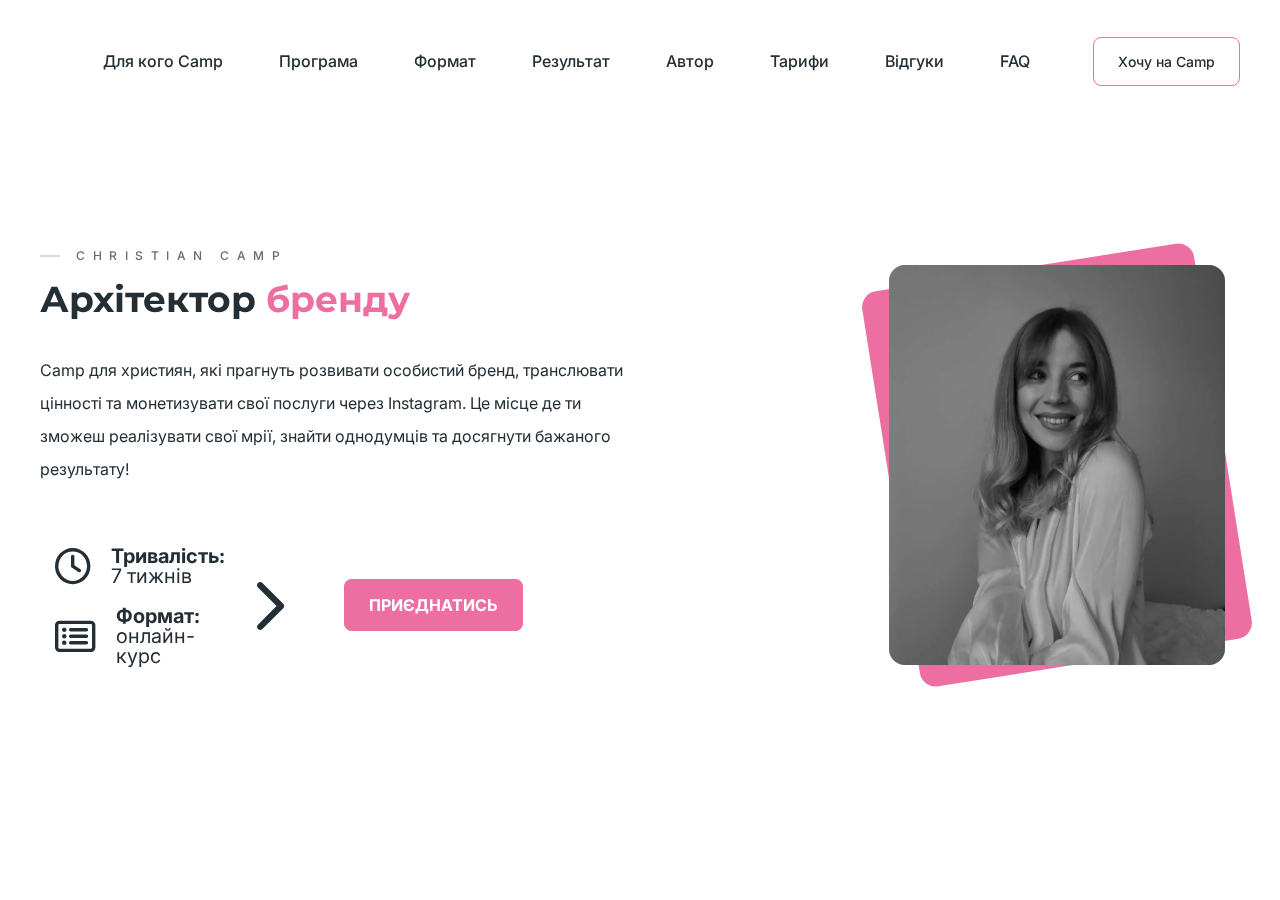
<file: index.html>
<!DOCTYPE html>
<!-- This site was created by Andrii Bohuta, https://t.me/andriibh -->
<html lang="en">

<head>
	<title>Архітектор бренду | Christian camp</title>
	<meta charset="UTF-8">
	<meta name="format-detection" content="telephone=no">
	<link rel="stylesheet" href="css/style.min.css?_v=20230522001323">
	<link rel="shortcut icon" href="favicon.ico">
	<meta name="viewport" content="width=device-width, initial-scale=1.0">
	<!-- Google tag (gtag.js) -->
<script async src="https://www.googletagmanager.com/gtag/js?id=G-HCZXZJ8J6E"></script>
<script>
  window.dataLayer = window.dataLayer || [];
  function gtag(){dataLayer.push(arguments);}
  gtag('js', new Date());

  gtag('config', 'G-HCZXZJ8J6E');
</script>
</head>

<body>
	<div data-fp class="wrapper">
		<header class="header">
			<div class="header__container">
				<div class="header__menu menu">
					<nav class="menu__body">
						<ul class="menu__list">
							<li class="menu__item"><a data-goto=".for-whom" href="#for-whom" class="menu__link">Для кого Camp</a></li>
							<li class="menu__item"><a data-goto=".program" href="#program" class="menu__link">Програма</a></li>
							<li class="menu__item"><a data-goto=".format" href="#format" class="menu__link">Формат</a></li>
							<li class="menu__item"><a data-goto=".outcome" href="#outcome" class="menu__link">Результат</a></li>
							<li class="menu__item"><a data-goto=".author" href="#author" class="menu__link">Автор</a></li>
							<li class="menu__item"><a data-goto=".rate" href="#rate" class="menu__link">Тарифи</a></li>
							<li class="menu__item"><a data-goto=".testimonials" href="#testimonials" class="menu__link">Відгуки</a></li>
							<li class="menu__item"><a data-goto=".faq" href="#faq" class="menu__link">FAQ</a></li>
						</ul>
					</nav>
				</div>
				<div class="header__actions">
					<a href="https://docs.google.com/forms/d/e/1FAIpQLScvEYEIsz48Jg0yT7Mr_oYoBBvoqZFOsjGLFu9SijZMvfsRiA/viewform?usp=sf_link" class="header__button">Хочу на Camp</a>
					<button type="button" class="icon-menu"><span></span></button>
				</div>
			</div>
		</header>
		<main class="page">
			<section data-fp-section class="page__main main-section" id="main-section">
				<div class="main-section__container">
					<div class="main-section__content">
						<div class="main-section__title title">
							<div class="title__label">Christian camp</div>
							<h1 class="title__value title__value-big">Архітектор <span>бренду</span></h1>
						</div>
						<div class="main-section__text text">
							<p>Camp для християн, які прагнуть розвивати особистий бренд, транслювати цінності та монетизувати свої послуги через Instagram. Це місце де ти зможеш реалізувати свої мрії, знайти однодумців та досягнути бажаного результату!</p>
						</div>
						<div class="main-section__info-wrapper info-wrapper">
							<div class="info-wrapper__containers">
								<div class="info-wrapper__content">
									<div class="info-wrapper__icon _icon-clock">
									</div>
									<div class="info-wrapper__info">
										<strong>Тривалість:</strong><br>7 тижнів
									</div>
								</div>
								<div class="info-wrapper__content">
									<div class="info-wrapper__icon _icon-format">
									</div>
									<div class="info-wrapper__info">
										<strong>Формат:</strong><br>онлайн-курс
									</div>
								</div>
							</div>
							<div class="info-wrapper__icon_big _icon-slider-arrow">
							</div>
							<div class="home__actions">
								<a href="https://docs.google.com/forms/d/e/1FAIpQLScvEYEIsz48Jg0yT7Mr_oYoBBvoqZFOsjGLFu9SijZMvfsRiA/viewform?usp=sf_link" class="home__button">приєднатись</a>
							</div>
						</div>
					</div>
					<div class="main-section__decor decor-main-section">
						<div class="decor-main-section__box">
							<div class="decor-main-section__image">
								<picture><source data-srcset="img/main/Olena.webp" srcset="[data-uri]" type="image/webp"><img src="[data-uri]"  class="decor-main-section__picture" data-src="img/main/Olena.jpg" alt="Olenka_Bohuta, наставник експертів"></picture>
							</div>
						</div>
					</div>
				</div>
			</section>
			<section data-fp-section class="page__for-whom for-whom" id="for-whom">
				<div class="for-whom__container">
					<div class="for-whom__title title">
						<div class="title__label">кому підійде</div>
						<h2 class="title__value">Для кого <span>Camp</span>?</h2>
					</div>
					<div class="for-whom__items">
						<div class="for-whom__item item-for-whom">
							<div class="item-for-whom__icon">
								<img src="img/services/icons/01.svg" alt="icon">
							</div>
							<h4 class="item-for-whom__title">Експертів</h4>
							<div class="item-for-whom__text">Розвивай свій Instagram через особистий бренд та продавай власні послуги.</div>
						</div>
						<div class="for-whom__item item-for-whom">
							<div class="item-for-whom__icon">
								<img src="img/services/icons/02.svg" alt="icon2">
							</div>
							<h4 class="item-for-whom__title">Початківців</h4>
							<div class="item-for-whom__text">Розпочинай свій шлях успіху в соцмережах та дізнайся усі секрети ведення Instagram.</div>
						</div>
						<div class="for-whom__item item-for-whom">
							<div class="item-for-whom__icon">
								<img src="img/services/icons/instagram.svg" alt="instagram icon">
							</div>
							<h4 class="item-for-whom__title">Блогерів (інфлуенсерів)</h4>
							<div class="item-for-whom__text">Впливай та змінюй людей через свої християнські цінності та допомагай зростати іншим.</div>
						</div>
						<div class="for-whom__item item-for-whom">
							<div class="item-for-whom__icon">
								<img src="img/services/icons/compass.svg" alt="compass icon">
							</div>
							<h4 class="item-for-whom__title">Служителів</h4>
							<div class="item-for-whom__text">Допоможи своїй церкві зростати та поширюй Слово Боже в соцмережах.</div>
						</div>
					</div>
				</div>
			</section>
			<section data-fp-section class="page__program program" id="program">
				<div class="program__container">
					<div class="program__header">
						<div class="program__title title">
							<div class="title__label">що буде</div>
							<h2 class="title__value"><span>Програма </span> Кемпу</h2>
						</div>
						<div class="program__controls">
							<button type="button" class="program__arrow program__arrow_left _icon-slider-arrow"></button>
							<button type="button" class="program__arrow program__arrow_right _icon-slider-arrow"></button>
						</div>
					</div>
					<div class="program__slider swiper">
						<div class="program__wrapper swiper-wrapper">
							<div class="program__slide swiper-slide">
								<div class="item-program">
									<div class="item-program__body">
										<h4 class="item-program__title">
											<span>Модуль 0</span> <br>
											Фундамент
										</h4>
										<ul class="item-program__list">
											<li class="item-program__list-item">Організація навчання та постановка цілей.</li>
										</ul>
										<div class="item-program__bonus">
											<span>Бонус: </span>Мудборд.
										</div>
										<div class="item-program__result">
											<span>Результат: </span>Розуміння формату навчання та перші кроки до цілей.
										</div>

									</div>
								</div>
							</div>
							<div class="program__slide swiper-slide">
								<div class="item-program">
									<div class="item-program__body">
										<h4 class="item-program__title">
											<span>Модуль 1</span> <br>
											Вступ до особистого бренду християнина
										</h4>
										<ul class="item-program__list">
											<li class="item-program__list-item">Образ Християнина в інстаграм</li>
											<li class="item-program__list-item">Вихід із зони комфорту в онлайн світі</li>
											<li class="item-program__list-item">Розбір страхів</li>
											<li class="item-program__list-item">Тайм менеджмент</li>
										</ul>
										<div class="item-program__bonus">
											<span>Бонус: </span>таблички по таймменеджменту,
											гугл календар, ноушн.
										</div>
										<div class="item-program__result">
											<span>Результат: </span>Отримаєте способи продуктивної діяльності в інстаграм, поборете страхи та навчитесь правильно планувати свій час та контент.
										</div>

									</div>
								</div>
							</div>
							<div class="program__slide swiper-slide">
								<div class="item-program">
									<div class="item-program__body">
										<h4 class="item-program__title">
											<span>Модуль 2</span> <br>
											Знайди своє
										</h4>
										<ul class="item-program__list">
											<li class="item-program__list-item">Формування позиціонування у блозі</li>
											<li class="item-program__list-item">Знайомство із аудиторією</li>
											<li class="item-program__list-item">Трансляція цінностей християнина. За / Проти</li>
											<li class="item-program__list-item">Аналіз ринку, блогерів християн, конкурентів</li>
											<li class="item-program__list-item">Мудборд успішного блогу</li>
										</ul>
										<div class="item-program__result">
											<span>Результат: </span>Знайдете власне позиціонування яке допоможе визначити напрямок контенту у інстаграм, знайдете аудиторію яка стане вашою назавжди складете власну концепцію ведення блогу за допомогою аналізу та створення візуальної карти.
										</div>

									</div>
								</div>
							</div>
							<div class="program__slide swiper-slide">
								<div class="item-program">
									<div class="item-program__body">
										<h4 class="item-program__title">
											<span>Модуль 3</span> <br>
											Перше враження
										</h4>
										<ul class="item-program__list">
											<li class="item-program__list-item">Упаковка блогу (Шапка профілю, хайлайтси, аватар)</li>
											<li class="item-program__list-item">Візуальна концепція блогу</li>
											<li class="item-program__list-item">СТОРІС - РЕСУРС ТВОГО ПРОЯВЛЕННЯ. Формати, стиль, кольори, шрифти та сенси</li>
											<li class="item-program__list-item">Мислити контентом - запорука успіху у інстаграм</li>
											<li class="item-program__list-item">Підбір соцмереж та аналіз просування</li>
										</ul>
										<div class="item-program__result">
											<span>Результат: </span>Побудуєте фундамент Успішного блогу та Особистого Бренду, упакуєте блог, оберете власний стиль ведення,оберете свій tone of voice, розкриєте себе як особистість та експерт.
										</div>

									</div>
								</div>
							</div>
							<div class="program__slide swiper-slide">
								<div class="item-program">
									<div class="item-program__body">
										<h4 class="item-program__title">
											<span>Модуль 4</span> <br>
											Я БРЕНД
										</h4>
										<ul class="item-program__list">
											<li class="item-program__list-item">Особистість у блозі (Інфлюенсер, експерт, користувач)</li>
											<li class="item-program__list-item">Твій особистий бренд, чим він особливий і як його транслювати</li>
											<li class="item-program__list-item">Сторіс як серіал</li>
											<li class="item-program__list-item">Ефективне ведення профілю</li>
											<li class="item-program__list-item">50 ідей ведення сторіс і не тільки</li>
											<li class="item-program__list-item">Образ християнина в Блозі</li>
											<li class="item-program__list-item">Банк ідей</li>
										</ul>
										<div class="item-program__bonus">
											<span>По сторіс: </span>Тайм-менеджмент сторіс, Моя методика ведення сторіс, Основи сторітейлінгу, Розбір сторіс (дизайн сенси).
										</div>
										<div class="item-program__bonus">
											<span>Бонус: </span>Як служителю вести інстаграм. Табу та перешкоди. Офлайн проявлення.
										</div>
										<div class="item-program__result">
											<span>Результат: </span>Побудуєте фундамент успішного блогу та Особистого Бренду, упакуєте блог, оберете власний стиль ведення, оберете свій tone of voice, почнете транслювати себе як особистість та експерт, зрозумієте формулу успішних сторіс, навчитесь будувати сенси та генерувати контент.
										</div>

									</div>
								</div>
							</div>
							<div class="program__slide swiper-slide">
								<div class="item-program">
									<div class="item-program__body">
										<h4 class="item-program__title">
											<span>Модуль 5</span> <br>
											ПРОСУВАННЯ без ПЕРЕШКОД
										</h4>
										<ul class="item-program__list">
											<li class="item-program__list-item"> Аналіз акаунту до запуску</li>
											<li class="item-program__list-item">Просування через різні канали комунікації (reels, tiktok, таргет, інфлуенсери)</li>
											<li class="item-program__list-item">Віральний контент сьогодні. Підготовка.</li>
											<li class="item-program__list-item">Органічна монетизація блогу</li>
											<li class="item-program__list-item">Екологічні продажі. Концепція, Пошук клієнтів</li>
											<li class="item-program__list-item">Жива стратегія Експертного блогу</li>
										</ul>
										<div class="item-program__bonus">
											<span>Бонус: </span> Уроки таргет, рілс-Спікери.
										</div>
										<div class="item-program__result">
											<span>Результат: </span>Опануєте найкращі способи просування блогу.
										</div>

									</div>
								</div>
							</div>
							<div class="program__slide swiper-slide">
								<div class="item-program">
									<div class="item-program__body">
										<h4 class="item-program__title">
											<span>Модуль 6</span> <br>
											УСПІШНА МОНЕТИЗАЦІЯ
										</h4>
										<ul class="item-program__list">
											<li class="item-program__list-item">Способи ефективної монетизації</li>
											<li class="item-program__list-item">Пошук клієнтів та Особистий Бренд</li>
											<li class="item-program__list-item">Співпраці та колаборації</li>
											<li class="item-program__list-item">Запуски Інфо продуктів, навчань, створення заходів</li>
											<li class="item-program__list-item">Прогрів, Антипрогрів та Інфоприводи</li>
											<li class="item-program__list-item">Як продавати свої послуги та ефективна стратегія продаж в інстаграм</li>
											<li class="item-program__list-item">Запуск продукту та ідеї. Залаштунки запусків</li>
										</ul>
										<div class="item-program__result">
											<span>Результат: </span>створите власну стратегію монетизації в інстаграм, навчитесь продавати власні послуги та зрозумієте принципи створення інфопродуктів. Розберемо прогріви, антипрогріви та інфоприводи які впливають на нас. Також запустимо продукт у реальному часі.

										</div>
									</div>
								</div>
							</div>
						</div>
					</div>
			</section>
			<section data-fp-section class="page__format format" id="format">
				<div class="format__container">
					<div class="format__title title">
						<div class="title__label">У програмі</div>
						<h2 class="title__value title__value-big">Формат <span>Кемпу</span></h2>
					</div>
					<div class="format__items">
						<div class="format__item item-formats">
							<div class="item-formats__body">
								<img src="img/services/icons/film.svg" alt="film icon" class="item-formats__icon">
								<h4 class="item-formats__title">Уроки в записі</h4>
								<p class="item-format__text text">Всі уроки будуть записані, ви зможете переглядати їх у зручний час. До кожного уроку надаються конспекти, mind-карти, таблиці та інші додаткові матеріали.</p>
							</div>
						</div>
						<div class="format__item item-formats">
							<div class="item-formats__body">
								<img src="img/services/icons/bulb.svg" alt="bulb icon" class="item-formats__icon">
								<h4 class="item-formats__title">Живі МастерМайнди</h4>
								<p class="item-format__text text">Спільний МастерМайнд щотижня, де обговоримо наші проблеми, запити та знайдемо рішення. А ще присутність на таких зустрічах призводить до пришвидшення досягнення цілі.</p>
							</div>
						</div>
						<div class="format__item item-formats">
							<div class="item-formats__body">
								<img src="img/services/icons/clipboard.svg" alt="clipboard icon" class="item-formats__icon">
								<h4 class="item-formats__title">Домашні завдання</h4>
								<p class="item-format__text text">Кожен модуль має домашні завдання, за допомогою яких ви зможете дійти до бажаного результату. Також фітбек куратора допоможе зрозуміти над якими помилками працювати.</p>
							</div>
						</div>
						<div class="format__item item-formats">
							<div class="item-formats__body">
								<img src="img/services/icons/shrink.svg" alt="shrink icon" class="item-formats__icon">
								<h4 class="item-formats__title">Челенджі</h4>
								<p class="item-format__text text">Розіграш подарунків, нетворкінг, та навчання у власне задоволення.</p>
							</div>
						</div>
						<div class="format__item item-formats">
							<div class="item-formats__body">
								<img src="img/services/icons/users.svg" alt="users icon" class="item-formats__icon">
								<h4 class="item-formats__title">Командна робота</h4>
								<p class="item-format__text text">Не тільки індивідуально, а й в команді. Учасними будуть поділені на групи для тіснішого спілкування, також кожен матиме власного бадді.</p>
							</div>
						</div>
						<div class="format__item item-formats">
							<div class="item-formats__body">
								<img src="img/services/icons/bullhorn.svg" alt="bullhorn icon" class="item-formats__icon">
								<h4 class="item-formats__title">Наставництво </h4>
								<p class="item-format__text text">Індивідуальне ведення від Оленки для досягнення якісного результату!</p>
							</div>
						</div>
					</div>
				</div>
			</section>
			<section data-fp-section class="page__outcome outcome" id="outcome">
				<div data-tabs="768" class="outcome__container">
					<div class="outcome__body">
						<div class="outcome__title title">
							<div class="title__label">Досягнення після Кемпу</div>
							<h1 class="title__value title__value-big">Твій <span>результат</span></h1>
						</div>
						<nav data-tabs-titles class="outcome__navigation navigation-outcome">
							<button type="button" class="navigation-outcome__title _tab-active">Особисте зростання</button>
							<button type="button" class="navigation-outcome__title">Ведення блогу</button>
							<button type="button" class="navigation-outcome__title">Монетизація</button>
						</nav>
						<div data-tabs-body class="outcome__content content-outcome">
							<div class="content-outcome__body">
								<div class="content-outcome__about">
									Ти почнеш проявлятись та розвивати <b>Особистий Бренд</b>. А це про зміну мислення, себе, та реалізація цілей. Зможеш побороти власні страхи та змінити фокус.
								</div>
							</div>
							<div class="content-outcome__body">
								<div class="content-outcome__about">
									Станеш ІНФЛЮЕНСЕРОМ, який буде впливати на інших, ЕКСПЕРТОМ ХРИСТИЯНИНОМ який стане топовим на ринку, ТРЕНДСЕТЕРОМ - унікальності та християнських цінностей.
								</div>
							</div>
							<div class="content-outcome__body">
								<div class="content-outcome__about">
									Обереш власну стратегію монетизації блогу та зможеш розвиватись через Особистий Бренд.
								</div>
							</div>
						</div>
					</div>
				</div>
			</section>
			<section data-fp-section class="page__author author" id="author">
				<div class="author__container">
					<div class="author__title title">
						<div class="title__label">Автор кемпу</div>
						<h2 class="title__value title__value-big">Богута <span>Олена</span></h2>
					</div>
					<div class="author__content content">
						<div class="author__decor decor-author">
							<div class="decor-author__box">
								<div class="decor-author__image">
									<img class="decor-author__picture" data-src="img/main/Olena author.jpg" alt="Olenka_Bohuta, наставник експертів, автор кемпу">
								</div>
							</div>
						</div>
						<div class="author__items items">
							<ul class="items__list list-item">
								<li class="list-item__item">6 років в SMM, 3 роки у запусках інфо продуктів, 5 потоків Наставництва для експертів</li>
								<li class="list-item__item">Дружина, Мама, Християнка</li>
								<li class="list-item__item">Створила бізнес та роботу мрії</li>
								<li class="list-item__item">100+ клієнтів завдяки Особистому Бренду</li>
								<li class="list-item__item">Знаю як на охопленнях 100-600 активно продавати свої послуги</li>
								<li class="list-item__item">Практичний психолог за освітою</li>
								<li class="list-item__item">Амбасадор Християнських цінностей в інстаграм</li>
							</ul>
						</div>

					</div>
				</div>
			</section>
			<section data-fp-section class="page__rate rate" id="rate">
				<div class="rate__container">
					<div class="rate__title title">
						<div class="title__label">Вартість</div>
						<h2 class="title__value title__value-big">Обери свій <span>тариф</span></h2>
					</div>
					<div class="rate__items">
						<div class="rate__item item-rates">
							<h3 class="item-rates__title">Самостійний</h3>
							<div class="item-rates__body">
								<ul class="item-rates__list list-item-rates">
									<li class="list-item-rates__item">Уроки в записі ( від 0 до 4 модуля)</li>
									<li class="list-item-rates__item">Загальний чат у Телеграмі</li>
									<li class="list-item-rates__item">Спільні Мастермайнди щотижня</li>
									<li class="list-item-rates__item">Конспекти після кожного уроку</li>
									<li class="list-item-rates__item">Доступ до матеріалів курсу</li>
									<li class="list-item-rates__item">5 модулів / 5 тижнів</li>
									<li class="list-item-rates__item list-item-rates__item-grey"><span>Домашні завдання та зворотний зв'язок</span></li>
									<li class="list-item-rates__item list-item-rates__item-grey"><span>Лекції від запрошених спікерів</span></li>
									<li class="list-item-rates__item list-item-rates__item-grey"><span>Індивідуальна зустріч з Оленкою</span></li>
									<li class="list-item-rates__item list-item-rates__item-grey"><span>Секретні челенджі та командна робота</span></li>
									<li class="list-item-rates__item list-item-rates__item-grey"><span>Бадді</span></li>
									<li class="list-item-rates__item list-item-rates__item-grey"><span>Випускний онлайн та офлайн</span></li>
									<li class="list-item-rates__item list-item-rates__item-grey"><span>Сертифікат про проходження навчання</span></li>
									<li class="list-item-rates__item list-item-rates__item-grey"><span>Віп чат з Оленкою</span></li>
									<li class="list-item-rates__item list-item-rates__item-grey"><span>Стратегічні сесії та ведення</span></li>
									<li class="list-item-rates__item list-item-rates__item-grey"><span>Пошук клієнтів та послуг</span></li>
									<li class="list-item-rates__item list-item-rates__item-grey"><span>Бонусні консультації по запиту</span></li>
								</ul>
								<div class="item-rates__price-top">299$ / ~11300 грн</div>
								<div class="item-rates__price">229$ / ~8600 грн</div>
								<div class="item-rates__button">
									<a href="https://docs.google.com/forms/d/e/1FAIpQLScvEYEIsz48Jg0yT7Mr_oYoBBvoqZFOsjGLFu9SijZMvfsRiA/viewform?usp=sf_link">Хочу на Camp</a>
								</div>
							</div>
						</div>
						<div class="rate__item item-rates">
							<h3 class="item-rates__title">Результат</h3>
							<div class="item-rates__body">
								<ul class="item-rates__list list-item-rates">
									<li class="list-item-rates__item">Уроки в записі (від 0 до 6 модуля)</li>
									<li class="list-item-rates__item">Загальний чат у Телеграмі</li>
									<li class="list-item-rates__item">Спільні Мастермайнди щотижня</li>
									<li class="list-item-rates__item">Конспекти після кожного уроку</li>
									<li class="list-item-rates__item">Доступ до матеріалів курсу</li>
									<li class="list-item-rates__item">7 модулів / 7 тижнів</li>
									<li class="list-item-rates__item">Домашні завдання та зворотний зв'язок</li>
									<li class="list-item-rates__item">Лекції від запрошених спікерів</li>
									<li class="list-item-rates__item">Індивідуальна зустріч з Оленкою</li>
									<li class="list-item-rates__item">Секретні челенджі та командна робота</li>
									<li class="list-item-rates__item">Бадді</li>
									<li class="list-item-rates__item">Випускний онлайн та офлайн</li>
									<li class="list-item-rates__item">Сертифікат про проходження навчання</li>
									<li class="list-item-rates__item list-item-rates__item-grey"><span>Віп чат з Оленкою</span></li>
									<li class="list-item-rates__item list-item-rates__item-grey"><span>Стратегічні сесії та ведення</span></li>
									<li class="list-item-rates__item list-item-rates__item-grey"><span>Пошук клієнтів та послуг</span></li>
									<li class="list-item-rates__item list-item-rates__item-grey"><span>Бонусні консультації по запиту</span></li>

								</ul>
								<div class="item-rates__price-top">399$ / ~15000 грн</div>
								<div class="item-rates__price">299$ / ~11300 грн</div>
								<div class="item-rates__button">
									<a href="https://docs.google.com/forms/d/e/1FAIpQLScvEYEIsz48Jg0yT7Mr_oYoBBvoqZFOsjGLFu9SijZMvfsRiA/viewform?usp=sf_link">Хочу на Camp</a>
								</div>
							</div>
						</div>
						<div class="rate__item item-rates">
							<h3 class="item-rates__title">Наставництво</h3>
							<div class="item-rates__body">
								<ul class="item-rates__list list-item-rates">
									<li class="list-item-rates__item">Уроки в записі (від 0 до 6 модуля)</li>
									<li class="list-item-rates__item">Загальний чат у Телеграмі</li>
									<li class="list-item-rates__item">Спільні Мастермайнди щотижня</li>
									<li class="list-item-rates__item">Конспекти після кожного уроку</li>
									<li class="list-item-rates__item">Доступ до матеріалів курсу</li>
									<li class="list-item-rates__item">7 модулів / 7 тижнів</li>
									<li class="list-item-rates__item">Домашні завдання та зворотний зв'язок</li>
									<li class="list-item-rates__item">Лекції від запрошених спікерів</li>
									<li class="list-item-rates__item">Індивідуальна зустріч з Оленкою</li>
									<li class="list-item-rates__item">Секретні челенджі та командна робота</li>
									<li class="list-item-rates__item">Бадді</li>
									<li class="list-item-rates__item">Випускний онлайн та офлайн</li>
									<li class="list-item-rates__item">Сертифікат про проходження навчання</li>
									<li class="list-item-rates__item">Віп чат з Оленкою</li>
									<li class="list-item-rates__item">Стратегічні сесії та ведення</li>
									<li class="list-item-rates__item">Пошук клієнтів та послуг</li>
									<li class="list-item-rates__item">Бонусні консультації по запиту</li>
								</ul>
								<div class="item-rates__price-top">750$ / ~28200 грн</div>
								<div class="item-rates__price">555$ / ~20890 грн</div>
								<div class="item-rates__button">
									<a href="https://docs.google.com/forms/d/e/1FAIpQLScvEYEIsz48Jg0yT7Mr_oYoBBvoqZFOsjGLFu9SijZMvfsRiA/viewform?usp=sf_link">Хочу на Camp</a>
								</div>
							</div>
						</div>
					</div>
				</div>
			</section>
			<section data-fp-section class="page__testimonials testimonials" id="testimonials">
				<div class="testimonials__container">
					<div class="testimonials__title title">
						<div class="title__label">Ті що пройшли</div>
						<h2 class="title__value"><span>Відгуки</span> учнів</h2>
					</div>
					<div class="testimonials__items">
						<div class="testimonials__item item-testimonials">
							<div class="item-testimonials__avatar-ibg">
								<picture><source data-srcset="img/testimonials/Natalia.webp" srcset="[data-uri]" type="image/webp"><img src="[data-uri]"  data-src="img/testimonials/Natalia.jpg" alt="Natalia"></picture>
							</div>
							<p class="item-testimonials__text text">
								Хочу тобі подякувати за всю інформацію, навчання і співпрацю нашу разом. Не знаю як так, але ти єдина зі всіх експертів у яких я щось купляла - почала втілювати у життя. Більше того я відбила твоє навчання ще коли не запустила МастерМайнд. Це навчання для мене як новий подих, я відчула своє покликання.
							</p>
							<div class="item-testimonials__name">Наталя</div>
							<div class="item-testimonials__profession date">Content maker</div>
						</div>
						<div class="testimonials__item item-testimonials">
							<div class="item-testimonials__avatar-ibg">
								<picture><source data-srcset="img/testimonials/Ira.webp" srcset="[data-uri]" type="image/webp"><img src="[data-uri]"  data-src="img/testimonials/Ira.jpg" alt="Ira"></picture>
							</div>
							<p class="item-testimonials__text text">
								Оленка, дякую тобі за такий неймовірний період. Сумарно мій дохід зріс більше ніж у 2, навіть швидше у 3 рази. Постійна пряця і транслювання своєї діяльності через insta, це нелегка справа, та вона добре винагороджується і саме через це я досягаю омріяних поставлених цілей!
							</p>
							<div class="item-testimonials__name">Ірина</div>
							<div class="item-testimonials__profession date">UX|UI Designer</div>
						</div>
						<div class="testimonials__item item-testimonials">
							<div class="item-testimonials__avatar-ibg">
								<picture><source data-srcset="img/testimonials/Inna.webp" srcset="[data-uri]" type="image/webp"><img src="[data-uri]"  data-src="img/testimonials/Inna.jpg" alt="Inna"></picture>
							</div>
							<p class="item-testimonials__text text">
								Для мене досі загадка: "як я змогла робити ці розповіді?". Тут неймовірна підтримка, мотивація. Мені хочеться ще краще зробити зі своєї сторони. Відчувається твоя віддача, Оленко, для кожної з нас. Я нарешті відпустила минулі болі ще з навчання… невпевненість, що мене не сприймуть. Завдяки особистому бренду я маю постійний потік клієнтів.
							</p>
							<div class="item-testimonials__name">Інна</div>
							<div class="item-testimonials__profession date">Make-up artist</div>
						</div>
					</div>
				</div>
			</section>
			<section data-fp-section class="page__faq faq" id="faq">
				<div class="faq__container">
					<div class="faq__title title">
						<div class="title__label">Питання відповіді</div>
						<h1 class="title__value title__value-big"><span>FAQ</span></h1>
					</div>
					<div data-spollers data-one-spoller class="spollers">
						<div class="spollers__item">
							<button type="button" data-spoller data-spoller-close class="spollers__title">Як проходить Camp?</button>
							<p class="spollers__body">Навчання триває 7 тижнів. 5 тижнів у тарифу <b>Самостійний</b> та 7 тижнів у тарифі <b>Результат</b> та <b>Наставництво</b>. Щотижня у понеділок ви будете отримувати відео-уроки у форматі лекцій із домашніми завданнями.</p>
						</div>
						<div class="spollers__item">
							<button type="button" data-spoller data-spoller-close class="spollers__title">Скільки часу тривають уроки?</button>
							<p class="spollers__body">Уроки тривають від 15-35 хв , щоб краще сприймати інформацію ми зробили їх короткими та зрозумілими.
							</p>
						</div>
						<div class="spollers__item">
							<button type="button" data-spoller data-spoller-close class="spollers__title">Чи підійде мені Camp, якщо я новачок в інстаграм?
							</button>
							<p class="spollers__body">Усі уроки будуть максимально структуровані та без води. Інше залежить від вашого рівня знань, темпу роботи та навчання. Для проходження уроків вам потрібно буде виділяти 2-3 години на тиждень та від 2 год на тиждень на роботу над проєктом.</p>
						</div>
						<div class="spollers__item">
							<button type="button" data-spoller data-spoller-close class="spollers__title">Як мені оплатити?</button>
							<p class="spollers__body">Обрати тариф, нажати <b>«Хочу на Camp»</b> і сервіс автоматично перенесе тебе на форму для реєстрації та оплати.</p>
						</div>
						<div class="spollers__item">
							<button type="button" data-spoller data-spoller-close class="spollers__title">Чи можна оплатити частинами?</button>
							<p class="spollers__body">Так, ви можете оплатити частинами. Розтермінування розбивається на 2 рівні платежі + бронь. Дати оплати узгоджуються.</p>
						</div>
						<div class="spollers__item">
							<button type="button" data-spoller data-spoller-close class="spollers__title">Чи я зможу після Кемпу вести інстаграм та заробляти?</button>
							<p class="spollers__body">Уже під час курсу ви зможете це робити.</p>
						</div>
						<div class="spollers__item">
							<button type="button" data-spoller data-spoller-close class="spollers__title">Як довго у мене буде доступ до матеріалів?</button>
							<p class="spollers__body">Матеріали будуть доступні 6 місяців після завершення навчання?</p>
						</div>
					</div>
				</div>
			</section>
		</main>
		<div data-fp-section class="page__bottom bottom-page">
			<section class="page__contacts contacts">
				<div class="contacts__container">
					<div class="contacts__title title">
						<div class="title__label">Контакти</div>
						<h2 class="title__value">Зворотний <span>зв'язок</span></h2>
					</div>
					<form action="#" class="contacts__form form" netlify>
						<div class="form__item">
							<input autocomplete="off" type="text" name="form[]" data-error="Error" data-required placeholder="Name" class="form__input">
						</div>
						<div class="form__item">
							<input autocomplete="off" type="text" name="form[]" data-error="Error" data-required="email" placeholder="Email" class="form__input">
						</div>
						<div class="form__item">
							<textarea autocomplete="off" name="form[]" placeholder="Message" data-error="Error" class="form__input"></textarea>
						</div>
						<div class="form__item">
							<button type="submit" class="form__button">Надіслати</button>
						</div>
					</form>
				</div>
			</section>
			<footer class="footer">
				<div class="footer__container">
					<ul class="footer__social social">
						<li class="social__item">
							<a href="https://instagram.com/olenka.bohuta" class="social__link _icon-s-instagram"></a>
						</li>
					</ul>
					<a href="mailto:elenaboguta@gmail.com" class="social__link">elenabohuta@gmail.com</a>
					<div class="footer__info">ФОП Богута Олена Василівна</div>
					<div class="footer__info">ІПН 3487807346</div>
					<div class="footer__info"><a href="https://docs.google.com/document/d/1L3O5-RrNxLYxl-DLrBloqartofyz9aUZaORcWcXX930/edit?usp=sharing">Публічна оферта</a> | <a href="https://docs.google.com/document/d/1YUkC_W0mu-M4FvMEaDbgg7eJCGCBfAYVM3y1BULdQno/edit">Політика конфіденційності</a></div>
					<div class="footer__copy">© 2023 - Всі права захищено</div>
				</div>
			</footer>
		</div>
	</div>
	<script src="js/app.min.js?_v=20230522001323"></script>
</body>

</html>
</file>
<file: css/style.min.css>
@charset "UTF-8";@import url(https://fonts.googleapis.com/css?family=Inter:regular,500&display=swap);@import url(https://fonts.googleapis.com/css?family=Montserrat:500,700&display=swap);@font-face{font-family:icons;font-display:swap;src:url(../fonts/icons.woff2) format("woff2"),url(../fonts/icons.woff) format("woff");font-weight:400;font-style:normal}.navigation-outcome__title::after,[class*=_icon-]:before{font-family:icons;font-style:normal;font-weight:400;font-variant:normal;text-transform:none;line-height:1;-webkit-font-smoothing:antialiased;-moz-osx-font-smoothing:grayscale}[class*=_icon-]:before{display:block}._icon-clock:before{content:"\e900"}._icon-envelope:before{content:"\e901"}._icon-format:before{content:"\e902"}._icon-s-instagram:before{content:"\e903"}._icon-slider-arrow:before{content:"\e904"}._icon-s-telegram:before{content:"\e905"}*{padding:0;margin:0;border:0}*,:after,:before{-webkit-box-sizing:border-box;box-sizing:border-box}body,html{height:100%;min-width:320px}body{color:#232e35;line-height:1;font-family:Inter;font-size:1rem;-ms-text-size-adjust:100%;-moz-text-size-adjust:100%;-webkit-text-size-adjust:100%;-webkit-font-smoothing:antialiased;-moz-osx-font-smoothing:grayscale}button,input,textarea{font-family:Inter;font-size:inherit}button{cursor:pointer;color:inherit;background-color:inherit}a{color:inherit;text-decoration:none}ul li{list-style:none}img{vertical-align:top}h1,h2,h3,h4,h5,h6{font-weight:inherit;font-size:inherit}.lock body{overflow:hidden;-ms-touch-action:none;touch-action:none;-ms-scroll-chaining:none;overscroll-behavior:none}.wrapper{min-height:100%;display:-webkit-box;display:-ms-flexbox;display:flex;-webkit-box-orient:vertical;-webkit-box-direction:normal;-ms-flex-direction:column;flex-direction:column;overflow:hidden}.wrapper>main{-webkit-box-flex:1;-ms-flex:1 1 auto;flex:1 1 auto}.wrapper>*{min-width:0}[class*=__container]{max-width:76.875rem;margin:0 auto;padding:0 .9375rem}.spollers{display:-ms-grid;display:grid;gap:15px}.spollers__item{font-size:1.5rem;background-color:#eee;width:43.75rem}.spollers__title{width:100%;cursor:default;text-align:left;border:1px solid #eee;padding:1.125rem 1.5rem;border-radius:.3125rem;position:relative}._spoller-init .spollers__title{cursor:pointer}._spoller-init .spollers__title::after,._spoller-init .spollers__title::before{content:"";position:absolute;right:10px;top:50%;background-color:#ed6ea0;height:2px;width:15px;-webkit-transition:-webkit-transform .5s ease 0s;transition:-webkit-transform .5s ease 0s;-o-transition:transform .5s ease 0s;transition:transform .5s ease 0s;transition:transform .5s ease 0s,-webkit-transform .5s ease 0s}._spoller-init .spollers__title::before{-webkit-transform:translate(-75%,-50%) rotate(40deg);-ms-transform:translate(-75%,-50%) rotate(40deg);transform:translate(-75%,-50%) rotate(40deg)}._spoller-init .spollers__title::after{-webkit-transform:translate(0,-50%) rotate(-40deg);-ms-transform:translate(0,-50%) rotate(-40deg);transform:translate(0,-50%) rotate(-40deg)}._spoller-init .spollers__title._spoller-active::before{-webkit-transform:translateX(-75%) rotate(-40deg);-ms-transform:translateX(-75%) rotate(-40deg);transform:translateX(-75%) rotate(-40deg)}._spoller-init .spollers__title._spoller-active::after{-webkit-transform:rotate(40deg);-ms-transform:rotate(40deg);transform:rotate(40deg)}.spollers__body{padding:1.25rem;border-radius:.3125rem;border:1px solid #eee;font-size:1.125rem;background-color:#fff}.fp-init body{overflow:hidden;-ms-touch-action:none;touch-action:none;-ms-scroll-chaining:none;overscroll-behavior:none}[data-fp]{min-height:100vh}.touch [data-fp]{min-height:calc(var(--vh,1vh) * 100)}.fp-init [data-fp]{z-index:1;-ms-touch-action:none;touch-action:none;position:relative;overflow:hidden}.fp-switching [data-fp-section]{-ms-touch-action:none;touch-action:none}.fp-init [data-fp-section]{position:absolute;top:0;left:0;right:0;bottom:0;width:100%;height:100%;overflow:auto}.fp-init .cards-mode [data-fp-section],.fp-init .slider-mode [data-fp-section]{-webkit-transition:-webkit-transform .7s cubic-bezier(.55,.085,0,.99) 0s;transition:-webkit-transform .7s cubic-bezier(.55,.085,0,.99) 0s;-o-transition:transform .7s cubic-bezier(.55,.085,0,.99) 0s;transition:transform .7s cubic-bezier(.55,.085,0,.99) 0s;transition:transform .7s cubic-bezier(.55,.085,0,.99) 0s,-webkit-transform .7s cubic-bezier(.55,.085,0,.99) 0s}.fp-init .fade-mode [data-fp-section]{-webkit-transition:opacity .5s ease-in-out 0s,visibility .5s ease-in-out 0s;-o-transition:opacity .5s ease-in-out 0s,visibility .5s ease-in-out 0s;transition:opacity .5s ease-in-out 0s,visibility .5s ease-in-out 0s}.fp-bullets{position:fixed;top:50%;-webkit-transform:translate(0,-50%);-ms-transform:translate(0,-50%);transform:translate(0,-50%);right:2.5rem;max-height:100%;display:-webkit-box;display:-ms-flexbox;display:flex;-webkit-box-orient:vertical;-webkit-box-direction:normal;-ms-flex-direction:column;flex-direction:column;-ms-flex-wrap:wrap;flex-wrap:wrap;-webkit-box-align:center;-ms-flex-align:center;align-items:center;-webkit-box-pack:center;-ms-flex-pack:center;justify-content:center;z-index:2;gap:.625rem}.fp-bullets .fp-bullet{cursor:pointer;width:1.25rem;height:1.25rem;-webkit-box-flex:0;-ms-flex:0 0 1.25rem;flex:0 0 1.25rem;border-radius:.625rem;background-color:#100c46;-webkit-box-shadow:0 0 .1875rem #6257fe,0 0 1.875rem rgba(255,255,255,.8);box-shadow:0 0 .1875rem #6257fe,0 0 1.875rem rgba(255,255,255,.8);border:.0625rem solid #fff;opacity:.6;-webkit-transition:opacity .4s ease-in-out 0s,background-color .4s ease-in-out 0s,-webkit-transform .4s ease-in-out 0s,-webkit-box-shadow .4s ease-in-out 0s;transition:opacity .4s ease-in-out 0s,background-color .4s ease-in-out 0s,-webkit-transform .4s ease-in-out 0s,-webkit-box-shadow .4s ease-in-out 0s;-o-transition:transform .4s ease-in-out 0s,opacity .4s ease-in-out 0s,background-color .4s ease-in-out 0s,box-shadow .4s ease-in-out 0s;transition:transform .4s ease-in-out 0s,opacity .4s ease-in-out 0s,background-color .4s ease-in-out 0s,box-shadow .4s ease-in-out 0s;transition:transform .4s ease-in-out 0s,opacity .4s ease-in-out 0s,background-color .4s ease-in-out 0s,box-shadow .4s ease-in-out 0s,-webkit-transform .4s ease-in-out 0s,-webkit-box-shadow .4s ease-in-out 0s}.fp-bullets .fp-bullet-active{opacity:1;background-color:#6257fe;-webkit-transform:translate3D(-.3125rem,-.125rem,0);-ms-transform:translate3D(-.3125rem,-.125rem,0);transform:translate3D(-.3125rem,-.125rem,0);-webkit-box-shadow:.3125rem .125rem .1875rem #100c46,0 0 1.875rem rgba(255,255,255,.8);box-shadow:.3125rem .125rem .1875rem #100c46,0 0 1.875rem rgba(255,255,255,.8)}[class*=-ibg]{position:relative}[class*=-ibg] img{position:absolute;width:100%;height:100%;top:0;left:0;-o-object-fit:cover;object-fit:cover}[class*=-ibg_contain] img{-o-object-fit:contain;object-fit:contain}.title__label{font-weight:500;font-size:.75rem;line-height:2;letter-spacing:.625em;color:#656d72;text-transform:uppercase;display:-webkit-box;display:-ms-flexbox;display:flex;-webkit-box-align:center;-ms-flex-align:center;align-items:center;gap:1rem}.title__label::before{content:"";width:1.25rem;height:.125rem;background-color:#d9d9d9}.title__label:not(:last-child){margin-bottom:.75em}.title__value{font-family:Montserrat;font-weight:700;line-height:1.25}.title__value span{color:#ed6ea0}.title__value_big{line-height:1.25}.text{line-height:2.0625}.text p:not(:last-child){margin-bottom:.9375rem}.header{position:fixed;width:100%;top:0;left:0;z-index:99;background-color:rgba(255,255,255,.5)}.header__container{display:-webkit-box;display:-ms-flexbox;display:flex;-webkit-box-align:center;-ms-flex-align:center;align-items:center;min-height:123px;padding-bottom:.3125rem;padding-top:.3125rem}.header__menu{-webkit-box-flex:1;-ms-flex:1 1 auto;flex:1 1 auto}.header__actions{display:-webkit-box;display:-ms-flexbox;display:flex;gap:1.25rem;-webkit-box-align:center;-ms-flex-align:center;align-items:center}.header__button{position:relative;z-index:9;color:#232e35;border:.0625rem solid #ed6ea0;border-radius:.5rem;font-weight:500;font-size:.875rem;line-height:1.2142857143;padding:.9375rem 1.5rem;-webkit-transition:all .3s ease 0s;-o-transition:all .3s ease 0s;transition:all .3s ease 0s}.menu{display:-webkit-box;display:-ms-flexbox;display:flex;-webkit-box-pack:center;-ms-flex-pack:center;justify-content:center;-webkit-box-align:center;-ms-flex-align:center;align-items:center}.menu__item{text-align:right}.menu__link{font-weight:500;line-height:1.1875;-webkit-transition:all .3s ease 0s;-o-transition:all .3s ease 0s;transition:all .3s ease 0s}.icon-menu{display:none}.bottom-page{display:-webkit-box;display:-ms-flexbox;display:flex;-webkit-box-orient:vertical;-webkit-box-direction:normal;-ms-flex-direction:column;flex-direction:column;-webkit-box-align:center;-ms-flex-align:center;align-items:center;-webkit-box-pack:center;-ms-flex-pack:center;justify-content:center}.footer__container{display:-webkit-box;display:-ms-flexbox;display:flex;-webkit-box-pack:center;-ms-flex-pack:center;justify-content:center;-webkit-box-align:center;-ms-flex-align:center;align-items:center;-webkit-box-orient:vertical;-webkit-box-direction:normal;-ms-flex-direction:column;flex-direction:column;gap:.9375rem;padding-bottom:1.25rem;padding-top:1.25rem}.footer__social{display:-webkit-box;display:-ms-flexbox;display:flex;-ms-flex-wrap:wrap;flex-wrap:wrap;-webkit-box-align:center;-ms-flex-align:center;align-items:center;row-gap:.3125rem}.footer__social .social__link{color:#656d72;font-size:1.375rem;-webkit-transition:color .3s ease 0s;-o-transition:color .3s ease 0s;transition:color .3s ease 0s}.footer__copy{color:#656d72;font-size:.875rem;line-height:1.2142857143}.main-section__container{display:-ms-grid;display:grid;min-height:100%;-webkit-box-align:center;-ms-flex-align:center;align-items:center;grid-gap:1.25rem;-ms-grid-columns:(1fr)[2];grid-template-columns:repeat(2,1fr);padding-top:5rem;padding-bottom:3.125rem}.main-section__decor{width:100%;-ms-grid-column-align:end;justify-self:end;max-width:336px}.main-section__image{position:relative;padding-bottom:119.0476190476%}.main-section__image::after,.main-section__image::before{content:"";position:absolute;top:0;left:0;width:100%;height:100%}.decor-main-section{max-width:336px;margin:0 .9375rem;-ms-grid-column-align:center;justify-self:center}.decor-main-section__box{position:relative;padding-bottom:119.0476190476%}.decor-main-section__box::after,.decor-main-section__box::before{content:"";position:absolute;top:0;left:0;width:100%;height:100%;border-radius:1rem}.decor-main-section__box::before{z-index:1;background-color:#ed6ea0;-webkit-transform:rotate(-9deg);-ms-transform:rotate(-9deg);transform:rotate(-9deg)}.decor-main-section__box::after{z-index:2;background:#aeaeae url(../img/main/lines.svg) top right/58% no-repeat}.decor-main-section__image{position:absolute;width:100%;height:100%;top:0;left:0;border-radius:1rem;overflow:hidden}.decor-main-section__picture{z-index:3;position:absolute;top:0;left:0;max-width:100%}.info-wrapper{display:-ms-grid;display:grid;grid-auto-columns:1fr;-webkit-box-align:center;-ms-flex-align:center;align-items:center;grid-column-gap:16px;grid-row-gap:0;-ms-grid-columns:.5fr .5fr 2fr;grid-template-columns:.5fr .5fr 2fr;-ms-grid-rows:auto auto auto;grid-template-rows:auto auto auto}.info-wrapper__content{display:-webkit-box;display:-ms-flexbox;display:flex;-webkit-box-align:center;-ms-flex-align:center;align-items:center;margin-top:1.25rem;margin-bottom:1.25rem}.info-wrapper__icon{margin-right:1.25rem;font-size:2.25rem;-webkit-transition:color .3s ease 0s;-o-transition:color .3s ease 0s;transition:color .3s ease 0s}.info-wrapper__icon_big{font-size:3.125rem}.info-wrapper__info{font-size:1.25rem}.info-wrapper__info br{padding:.625rem}.home__button{position:relative;color:#fff;border:.0625rem solid #ed6ea0;background-color:#ed6ea0;border-radius:.5rem;font-weight:700;text-transform:uppercase;font-size:1rem;line-height:1.2142857143;padding:.9375rem 1.5rem;-webkit-transition:all .3s ease 0s;-o-transition:all .3s ease 0s;transition:all .3s ease 0s}.for-whom{background-color:#fbfbfb}.for-whom__container{display:-webkit-box;display:-ms-flexbox;display:flex;-webkit-box-orient:vertical;-webkit-box-direction:normal;-ms-flex-direction:column;flex-direction:column;-webkit-box-pack:center;-ms-flex-pack:center;justify-content:center;-webkit-box-align:center;-ms-flex-align:center;align-items:center;min-height:100%;padding-bottom:1.875rem;padding-top:8.125rem}.for-whom__items{width:100%;display:-ms-grid;display:grid;grid-template-columns:repeat(auto-fill,minmax(34.375rem,1fr))}.item-for-whom{border-radius:.5rem;background-color:#fff;display:-ms-grid;display:grid;justify-items:center;text-align:center}.item-for-whom__icon{width:3.5rem;height:3.5rem;display:-webkit-box;display:-ms-flexbox;display:flex;-webkit-box-pack:center;-ms-flex-pack:center;justify-content:center;-webkit-box-align:center;-ms-flex-align:center;align-items:center;border-radius:50%;background-color:#f5f3fe}.item-for-whom__icon:not(:last-child){margin-bottom:1.5rem}.item-for-whom__icon img{width:2.25rem;height:2.25rem}.item-for-whom__title{color:#ed6ea0;font-weight:500;font-size:1.375rem;line-height:1.25}.item-for-whom__title:not(:last-child){margin-bottom:1rem}.item-for-whom__text{font-size:1.125rem;line-height:1.7142857143}.program__container{display:-webkit-box;display:-ms-flexbox;display:flex;-webkit-box-orient:vertical;-webkit-box-direction:normal;-ms-flex-direction:column;flex-direction:column;min-height:100%;-webkit-box-pack:center;-ms-flex-pack:center;justify-content:center;padding-bottom:1.875rem;padding-top:5rem}.program__header{display:-webkit-box;display:-ms-flexbox;display:flex;gap:.625rem;-webkit-box-align:center;-ms-flex-align:center;align-items:center;-webkit-box-pack:justify;-ms-flex-pack:justify;justify-content:space-between}.program__controls{display:-webkit-box;display:-ms-flexbox;display:flex;-webkit-box-align:center;-ms-flex-align:center;align-items:center;gap:1.25rem}.program__arrow{width:2.5rem;height:2.5rem;background:#eae6fe;border-radius:1rem;color:#ed6ea0;font-size:.75rem;-webkit-transition:background-color .3s ease 0s;-o-transition:background-color .3s ease 0s;transition:background-color .3s ease 0s}.program__arrow.swiper-button-disabled{opacity:.5;cursor:default;background:#eae6fe;color:#ed6ea0}.program__arrow_left{-webkit-transform:rotate(-180deg);-ms-transform:rotate(-180deg);transform:rotate(-180deg)}.item-program{border:1px solid #eee;background-color:#eee;border-radius:.5rem;overflow:hidden;display:-webkit-box;display:-ms-flexbox;display:flex;-webkit-box-orient:vertical;-webkit-box-direction:normal;-ms-flex-direction:column;flex-direction:column;min-height:100%}.item-program__body{padding:1.5rem;display:-webkit-box;display:-ms-flexbox;display:flex;-webkit-box-orient:vertical;-webkit-box-direction:normal;-ms-flex-direction:column;flex-direction:column;gap:1rem;height:auto;-webkit-box-flex:1;-ms-flex:1 1 auto;flex:1 1 auto;-webkit-transition:all .8s ease 0s;-o-transition:all .8s ease 0s;transition:all .8s ease 0s}.item-program__title{font-weight:500;font-size:1.125rem;line-height:1.5625}.item-program__title span{font-weight:700;color:#ed6ea0;text-transform:uppercase}.item-program__list{line-height:1.375;padding-left:1.25rem}.item-program__list li::marker{content:"+ ";color:#656d72}.item-program__bonus{line-height:1.2857142857}.item-program__bonus span{font-weight:500;font-size:1rem;color:#ed6ea0;text-transform:uppercase}.item-program__result{line-height:1.2857142857}.item-program__result span{font-weight:500;font-size:1rem;color:#ed6ea0;text-transform:uppercase}.outcome{background:#fbfbfb}.outcome__container{display:-webkit-box;display:-ms-flexbox;display:flex;-webkit-box-orient:vertical;-webkit-box-direction:normal;-ms-flex-direction:column;flex-direction:column;min-height:100%;-webkit-box-pack:center;-ms-flex-pack:center;justify-content:center;padding-bottom:1.875rem;padding-top:5rem}.outcome__body{display:-ms-grid;display:grid;-ms-grid-columns:auto;grid-template-columns:auto;-ms-grid-rows:auto;grid-template-rows:auto}._tab-spoller .outcome__navigation{display:none}.navigation-outcome__title{width:100%;font-size:1.625rem;font-weight:500;padding:.875rem 1.5rem;line-height:1.1875;text-align:left;-webkit-transition:all .3s ease 0s;-o-transition:all .3s ease 0s;transition:all .3s ease 0s;display:-webkit-box;display:-ms-flexbox;display:flex;-webkit-box-pack:justify;-ms-flex-pack:justify;justify-content:space-between;-webkit-box-align:center;-ms-flex-align:center;align-items:center}.navigation-outcome__title:not(:last-child){margin-bottom:.5625rem}.navigation-outcome__title::after{font-size:1rem;content:"\e904";display:none}._tab-spoller .navigation-outcome__title{border:1px solid rgba(101,109,114,.2)}._tab-spoller .navigation-outcome__title::after{display:block;-webkit-transform:rotate(90deg);-ms-transform:rotate(90deg);transform:rotate(90deg)}.navigation-outcome__title._tab-active{background-color:#fff;color:#ed6ea0}.navigation-outcome__title._tab-active::after{display:block}._tab-spoller .navigation-outcome__title._tab-active::after{-webkit-transform:rotate(-90deg);-ms-transform:rotate(-90deg);transform:rotate(-90deg)}._tab-spoller .content-outcome__body{padding:.9375rem 0 .9375rem 0}.content-outcome__about{font-size:1.375rem;padding:.875rem 1.5rem}.format{background-color:#fbfbfb}.format__container{display:-webkit-box;display:-ms-flexbox;display:flex;-webkit-box-orient:vertical;-webkit-box-direction:normal;-ms-flex-direction:column;flex-direction:column;min-height:100%;-webkit-box-pack:center;-ms-flex-pack:center;justify-content:center;-webkit-box-align:center;-ms-flex-align:center;align-items:center;padding-bottom:1.875rem;padding-top:5rem}.format__items{-ms-grid-row-align:stretch;align-self:stretch;display:-ms-grid;display:grid;grid-template-columns:repeat(auto-fill,minmax(17.5rem,1fr))}.item-formats{min-height:initial;display:-webkit-box;display:-ms-flexbox;display:flex;border-radius:.5rem;overflow:hidden;border:1px solid #fff;-webkit-box-orient:vertical;-webkit-box-direction:normal;-ms-flex-direction:column;flex-direction:column;background-color:#fff}.item-formats__icon{width:2.625rem;height:2.625rem;border-radius:50%;background-color:#f5f3fe}.item-formats__icon:not(:last-child){margin-bottom:1.5rem}.item-formats__body{padding:1rem 1rem 1.5rem 1rem;display:-ms-grid;display:grid;gap:1rem;justify-items:center}.item-formats__title{font-weight:500;font-size:1.625rem;color:#ed6ea0;line-height:1.4444444444}.item-formats__title:not(:last-child){margin-bottom:1rem}.item-format__text{font-size:1rem;line-height:1.5}.rate__container{display:-webkit-box;display:-ms-flexbox;display:flex;-webkit-box-orient:vertical;-webkit-box-direction:normal;-ms-flex-direction:column;flex-direction:column;min-height:100%;-webkit-box-pack:center;-ms-flex-pack:center;justify-content:center;-webkit-box-align:center;-ms-flex-align:center;align-items:center;padding-bottom:1.875rem;padding-top:5rem;background:#fff}.rate__items{-ms-grid-row-align:stretch;align-self:stretch;display:-ms-grid;display:grid;grid-template-columns:repeat(auto-fill,minmax(19.375rem,1fr))}.item-rates{min-height:initial;display:-webkit-box;display:-ms-flexbox;display:flex;border-radius:.5rem;overflow:hidden;border:2px solid #f1f1f1;-webkit-box-orient:vertical;-webkit-box-direction:normal;-ms-flex-direction:column;flex-direction:column;background-color:#fbfbfb}.item-rates__title{text-align:center;margin:1.25rem;font-size:1.625rem;font-weight:700;color:#ed6ea0}.item-rates__body{padding:1rem 1rem 1.5rem 1rem;display:-ms-grid;display:grid;gap:1.25rem;justify-items:center}.item-rates__price-top{text-decoration:line-through;color:#aeaeae;font-size:1.125rem;margin-top:.625rem}.item-rates__price{text-align:center;margin:0 .625rem .625rem .625rem;font-size:1.5rem;font-weight:500;color:#232e35}.item-rates__button{position:relative;color:#fff;border:.0625rem solid #ed6ea0;background-color:#ed6ea0;border-radius:.5rem;font-weight:700;text-transform:uppercase;font-size:1rem;line-height:1.2142857143;padding:.9375rem 1.5rem;-webkit-transition:all .3s ease 0s;-o-transition:all .3s ease 0s;transition:all .3s ease 0s}.list-item-rates__item{color:#656d72;line-height:1.1875;position:relative;padding-left:1.75rem}.list-item-rates__item:not(:last-child){margin-bottom:1rem}.list-item-rates__item::before{content:"";background-color:#d9d9d9;width:.625rem;height:.125rem;position:absolute;left:0;top:.625em}.list-item-rates__item-grey{text-decoration:line-through;color:#303030}.testimonials{background:#fbfbfb}.testimonials__container{display:-webkit-box;display:-ms-flexbox;display:flex;-webkit-box-orient:vertical;-webkit-box-direction:normal;-ms-flex-direction:column;flex-direction:column;min-height:100%;-webkit-box-pack:center;-ms-flex-pack:center;justify-content:center;-webkit-box-align:center;-ms-flex-align:center;align-items:center;padding-bottom:1.875rem;padding-top:5rem;background:#fbfbfb}.testimonials__items{display:-ms-grid;display:grid;row-gap:5rem;grid-template-columns:repeat(auto-fill,minmax(17.5rem,1fr))}.item-testimonials{background:#fff;border-radius:.5rem;display:-webkit-box;display:-ms-flexbox;display:flex;-webkit-box-orient:vertical;-webkit-box-direction:normal;-ms-flex-direction:column;flex-direction:column;padding-bottom:1.5rem}.item-testimonials__avatar-ibg{border-radius:50%;overflow:hidden;width:6rem;height:6rem;-ms-flex-item-align:center;-ms-grid-row-align:center;align-self:center;margin-top:-3rem}.item-testimonials__avatar-ibg:not(:last-child){margin-bottom:2rem}.item-testimonials__text{-webkit-box-flex:1;-ms-flex:1 1 auto;flex:1 1 auto}.item-testimonials__name{font-size:.875rem;font-weight:500;line-height:1.2857142857;color:#ed6ea0}.item-testimonials__name:not(:last-child){margin-bottom:.5625rem}.item-testimonials__profession{-ms-flex-item-align:start;align-self:flex-start}.faq__container{display:-webkit-box;display:-ms-flexbox;display:flex;-webkit-box-orient:vertical;-webkit-box-direction:normal;-ms-flex-direction:column;flex-direction:column;min-height:100%;-webkit-box-pack:center;-ms-flex-pack:center;justify-content:center;padding-bottom:1.875rem;padding-top:5rem}.contacts__container{display:-webkit-box;display:-ms-flexbox;display:flex;-webkit-box-orient:vertical;-webkit-box-direction:normal;-ms-flex-direction:column;flex-direction:column;min-height:100%;-webkit-box-pack:center;-ms-flex-pack:center;justify-content:center;-webkit-box-align:center;-ms-flex-align:center;align-items:center;padding-bottom:1.875rem;padding-top:1.25rem}.contacts__form{-webkit-box-flex:0;-ms-flex:0 1 50%;flex:0 1 50%}.form{display:-ms-grid;display:grid;gap:.625rem}.form__item:last-child{padding-top:1rem}.form__input{width:100%;height:2.25rem;border-radius:.5rem;padding:0 1.5rem;background-color:#eee}.form__input::-webkit-input-placeholder{color:#656d72}.form__input::-moz-placeholder{color:#656d72}.form__input:-ms-input-placeholder{color:#656d72}.form__input::-ms-input-placeholder{color:#656d72}.form__input::placeholder{color:#656d72}.form__input:focus::-webkit-input-placeholder{color:#232e35}.form__input:focus::-moz-placeholder{color:#232e35}.form__input:focus:-ms-input-placeholder{color:#232e35}.form__input:focus::-ms-input-placeholder{color:#232e35}.form__input:focus::placeholder{color:#232e35}.form__button{background-color:#ed6ea0;padding:1rem;color:#fff;width:100%;border-radius:.5rem;border:.0625rem solid #fff;-webkit-transition:background-color .3s ease 0s;-o-transition:background-color .3s ease 0s;transition:background-color .3s ease 0s}.form__error{padding:.3125rem 1.5rem 0 1.5rem;color:red;font-size:.75rem}textarea.form__input{height:6.25rem;resize:vertical;padding:1.25rem}.author__container{display:-webkit-box;display:-ms-flexbox;display:flex;-webkit-box-orient:vertical;-webkit-box-direction:normal;-ms-flex-direction:column;flex-direction:column;min-height:100%;-webkit-box-pack:center;-ms-flex-pack:center;justify-content:center;-webkit-box-align:center;-ms-flex-align:center;align-items:center;padding-bottom:1.875rem;padding-top:5rem;background:#fbfbfb}.author__content{-ms-grid-row-align:stretch;align-self:stretch;display:-ms-grid;display:grid;-webkit-box-align:center;-ms-flex-align:center;align-items:center;grid-template-columns:repeat(auto-fill,minmax(31.25rem,1fr));padding-bottom:1.875rem;padding-top:1.875rem}.author__decor{width:100%;max-width:336px}.author__items{margin:1.875rem;-ms-grid-column-align:center;justify-self:center}.decor-author{max-width:336px;margin:0 .9375rem;-ms-grid-column-align:center;justify-self:center}.decor-author__box{position:relative;padding-bottom:119.0476190476%}.decor-author__box::after,.decor-author__box::before{content:"";position:absolute;top:0;left:0;width:100%;height:100%;border-radius:1rem}.decor-author__box::before{z-index:1;background-color:#ed6ea0;-webkit-transform:rotate(-9deg);-ms-transform:rotate(-9deg);transform:rotate(-9deg)}.decor-author__box::after{z-index:2;background:#aeaeae url(../img/main/lines.svg) top right/58% no-repeat}.decor-author__image{position:absolute;width:100%;height:100%;top:0;left:0;border-radius:1rem;overflow:hidden}.decor-author__picture{z-index:3;position:absolute;top:0;left:0;max-width:100%}.list-item__item{color:#656d72;line-height:1.2222222222;position:relative;padding-left:1.75rem;font-size:1.25rem}.list-item__item:not(:last-child){margin-bottom:1rem}.list-item__item::before{content:"";background-color:#d9d9d9;width:.625rem;height:.125rem;position:absolute;left:0;top:.625em}.swiper{overflow:hidden}.swiper-wrapper{width:100%;height:100%;-webkit-box-sizing:content-box;box-sizing:content-box;display:-webkit-box;display:-ms-flexbox;display:flex;position:relative}.swiper-vertical .swiper-wrapper{-webkit-box-orient:vertical;-webkit-box-direction:normal;-ms-flex-direction:column;flex-direction:column}.swiper-autoheight .swiper-wrapper{-webkit-box-align:start;-ms-flex-align:start;align-items:flex-start}.swiper-initialized .swiper-slide{-ms-flex-negative:0;flex-shrink:0}.swiper-android .swiper-slide,.swiper-android .swiper-wrapper{-webkit-transform:translate3d(0,0,0);transform:translate3d(0,0,0)}.swiper-button-lock{display:none!important}@media (min-width:47.99875em){.menu__list{display:-webkit-box;display:-ms-flexbox;display:flex;-ms-flex-wrap:wrap;flex-wrap:wrap;row-gap:.3125rem}.decor-main-section{width:100%;-ms-grid-column-align:end;justify-self:end}.outcome__body{-ms-grid-columns:auto 1fr;grid-template-columns:auto 1fr;-ms-grid-rows:auto 1fr;grid-template-rows:auto 1fr;-ms-flex-line-pack:center;align-content:center;-webkit-box-align:center;-ms-flex-align:center;align-items:center;grid-auto-flow:column}.outcome__content{-ms-grid-row-span:2;grid-row:span 2}.faq__container{-webkit-box-align:center;-ms-flex-align:center;align-items:center}.decor-author{width:100%;-ms-grid-column-align:center;justify-self:center}}@media (min-width:47.99875em) and (min-width:75em){.menu__list{gap:3.5rem}}@media (min-width:47.99875em) and (min-width:76.875em){.outcome__content{padding-top:2rem}}@media (min-width:76.875em){.title__value{font-size:2.25rem}.title__value_big{font-size:3.125rem}.footer__social{-webkit-column-gap:2.125rem;-moz-column-gap:2.125rem;column-gap:2.125rem}.main-section__title:not(:last-child){margin-bottom:2rem}.main-section__text:not(:last-child){margin-bottom:2.5rem}.for-whom__title:not(:last-child){margin-bottom:6.25rem}.for-whom__items{gap:3.125rem}.item-for-whom{padding:3.125rem}.program__header{margin-bottom:5.625rem}.item-program__body{width:21.875rem}.outcome__body{-webkit-column-gap:9rem;-moz-column-gap:9rem;column-gap:9rem}.outcome__body{row-gap:5rem}.format__title{margin-bottom:5rem}.format__items{gap:2.5rem}.rate__title{margin-bottom:3.125rem}.rate__items{gap:2.5rem}.testimonials__title{margin-bottom:8.25rem}.testimonials__items{-webkit-column-gap:2.5rem;-moz-column-gap:2.5rem;column-gap:2.5rem}.item-testimonials{padding-left:2.375rem}.item-testimonials{padding-right:2.375rem}.item-testimonials__text:not(:last-child){margin-bottom:3rem}.faq__title{margin-bottom:5rem}.contacts__title{margin-bottom:1.875rem}.author__title{margin-bottom:3.125rem}.author__content{gap:3.75rem}}@media (max-width:20em){.title__value{font-size:1.75rem}.title__value_big{font-size:2.25rem}.footer__social{-webkit-column-gap:1.5625rem;-moz-column-gap:1.5625rem;column-gap:1.5625rem}.main-section__title:not(:last-child){margin-bottom:1rem}.main-section__text:not(:last-child){margin-bottom:1.25rem}.for-whom__title:not(:last-child){margin-bottom:1.875rem}.for-whom__items{gap:1.25rem}.item-for-whom{padding:.9375rem}.program__header{margin-bottom:1.25rem}.item-program__body{width:19.375rem}.outcome__body{-webkit-column-gap:1.25rem;-moz-column-gap:1.25rem;column-gap:1.25rem}.outcome__body{row-gap:1.25rem}.format__title{margin-bottom:1.875rem}.format__items{gap:1.25rem}.rate__title{margin-bottom:1.25rem}.rate__items{gap:1.25rem}.testimonials__title{margin-bottom:5rem}.testimonials__items{-webkit-column-gap:1.25rem;-moz-column-gap:1.25rem;column-gap:1.25rem}.item-testimonials{padding-left:.625rem}.item-testimonials{padding-right:.625rem}.item-testimonials__text:not(:last-child){margin-bottom:1.25rem}.faq__title{margin-bottom:1.875rem}.contacts__title{margin-bottom:1.25rem}.author__title{margin-bottom:1.25rem}.author__content{gap:1.25rem}}@media (max-width:79.0625em){.decor-main-section{margin-right:.9375rem}.decor-author{margin-right:.9375rem}}@media (max-width:76.875em){.fp-bullets{right:1.25rem}}@media (max-width:61.99875em){.rate__items{-ms-grid-columns:auto;grid-template-columns:auto;row-gap:1.25rem;-webkit-box-pack:center;-ms-flex-pack:center;justify-content:center}.author__content{-ms-grid-columns:auto;grid-template-columns:auto;row-gap:2.5rem;-webkit-box-pack:center;-ms-flex-pack:center;justify-content:center}}@media (max-width:47.99875em){.spollers__item{width:100%}.touch [data-fp]{-webkit-transition:height .2s;-o-transition:height .2s;transition:height .2s}.header__container{min-height:60px}.header__button{padding:.6875rem 1rem;color:#fff;border:.0625rem solid #ed6ea0;background-color:#ed6ea0}.menu-open .header__button{border:.0625rem solid #fff;background-color:#ed6ea0}.menu__body{position:fixed;top:0;left:-100%;width:100%;height:100%;overflow:auto;-webkit-transition:left .3s ease 0s;-o-transition:left .3s ease 0s;transition:left .3s ease 0s;background-color:#ed6ea0;padding:5.625rem .9375rem 1.875rem .9375rem}.menu__body::before{content:"";position:fixed;top:0;left:-100%;-webkit-transition:left .3s ease 0s;-o-transition:left .3s ease 0s;transition:left .3s ease 0s;width:100%;height:3.75rem;background-color:#e99baa;z-index:2}.menu-open .menu__body{left:0}.menu-open .menu__body::before{left:0}.menu__item:not(:last-child){margin-bottom:1.25rem}.menu__link{color:#fff;font-size:1.875rem}.icon-menu{display:block;position:relative;width:1.875rem;height:1.125rem;-webkit-box-flex:0;-ms-flex:0 0 1.875rem;flex:0 0 1.875rem;z-index:5}.icon-menu span,.icon-menu::after,.icon-menu::before{content:"";-webkit-transition:all .3s ease 0s;-o-transition:all .3s ease 0s;transition:all .3s ease 0s;right:0;position:absolute;width:100%;height:.125rem;background-color:#000}.icon-menu::before{top:0}.icon-menu::after{bottom:0}.icon-menu span{top:calc(50% - .0625rem)}.menu-open .icon-menu span{width:0}.menu-open .icon-menu::before{top:calc(50% - .0625rem);-webkit-transform:rotate(-45deg);-ms-transform:rotate(-45deg);transform:rotate(-45deg)}.menu-open .icon-menu::after{bottom:calc(50% - .0625rem);-webkit-transform:rotate(45deg);-ms-transform:rotate(45deg);transform:rotate(45deg)}.main-section__container{-ms-grid-columns:auto;grid-template-columns:auto;row-gap:1.25rem;-webkit-box-pack:center;-ms-flex-pack:center;justify-content:center}.decor-main-section{max-width:none}.info-wrapper{-ms-grid-columns:none;grid-template-columns:none;grid-row-gap:1.875rem}.info-wrapper__icon_big{display:none}.home__actions{text-align:center}.home__button{padding:.6875rem 1rem;color:#fff;border:.0625rem solid #ed6ea0;background-color:#ed6ea0}.menu-open .home__button{border:.0625rem solid #fff;background-color:#ed6ea0}.for-whom__items{-ms-grid-columns:auto;grid-template-columns:auto}.decor-author{max-width:none}}@media (max-width:47.99875em) and (any-hover:none){.icon-menu{cursor:default}}@media (max-width:47.99875em) and (max-width:20em){.decor-main-section{width:15.375rem}.decor-author{width:15.375rem}}@media (max-width:40.625em){.program__slider{margin-right:-.9375rem;padding-right:.9375rem}}@media (max-width:37.5em){.program__header{-webkit-box-align:stretch;-ms-flex-align:stretch;align-items:stretch;-webkit-box-orient:vertical;-webkit-box-direction:normal;-ms-flex-direction:column;flex-direction:column}.program__controls{-webkit-box-pack:center;-ms-flex-pack:center;justify-content:center}}@media (max-width:31.25em){.contacts__form{-webkit-box-flex:0;-ms-flex:0 0 auto;flex:0 0 auto;width:100%}}@media (max-width:29.99875em){.fp-bullets{top:auto;bottom:1.25rem;-webkit-transform:translate(50%,0);-ms-transform:translate(50%,0);transform:translate(50%,0);-webkit-box-orient:horizontal;-webkit-box-direction:normal;-ms-flex-direction:row;flex-direction:row;right:50%}}@media (min-width:20em) and (max-width:76.875em){@supports (font-size:clamp(1.75rem ,1.5741758242rem + 0.8791208791vw ,2.25rem)){.title__value{font-size:clamp(1.75rem ,1.5741758242rem + .8791208791vw ,2.25rem)}}@supports not (font-size:clamp(1.75rem ,1.5741758242rem + 0.8791208791vw ,2.25rem)){.title__value{font-size:calc(1.75rem + .5 * (100vw - 20rem)/ 56.875)}}@supports (font-size:clamp(2.25rem ,1.9423076923rem + 1.5384615385vw ,3.125rem)){.title__value_big{font-size:clamp(2.25rem ,1.9423076923rem + 1.5384615385vw ,3.125rem)}}@supports not (font-size:clamp(2.25rem ,1.9423076923rem + 1.5384615385vw ,3.125rem)){.title__value_big{font-size:calc(2.25rem + .875 * (100vw - 20rem)/ 56.875)}}@supports ((-moz-column-gap:clamp(1.5625rem ,1.3646978022rem + 0.989010989vw ,2.125rem)) or (column-gap:clamp(1.5625rem ,1.3646978022rem + 0.989010989vw ,2.125rem))){.footer__social{-webkit-column-gap:clamp(1.5625rem ,1.3646978022rem + .989010989vw ,2.125rem);-moz-column-gap:clamp(1.5625rem ,1.3646978022rem + .989010989vw ,2.125rem);column-gap:clamp(1.5625rem ,1.3646978022rem + .989010989vw ,2.125rem)}}@supports not ((-moz-column-gap:clamp(1.5625rem ,1.3646978022rem + 0.989010989vw ,2.125rem)) or (column-gap:clamp(1.5625rem ,1.3646978022rem + 0.989010989vw ,2.125rem))){.footer__social{-webkit-column-gap:calc(1.5625rem + .5625 * (100vw - 20rem)/ 56.875);-moz-column-gap:calc(1.5625rem + .5625 * (100vw - 20rem)/ 56.875);column-gap:calc(1.5625rem + .5625 * (100vw - 20rem)/ 56.875)}}@supports (margin-bottom:clamp(1rem ,0.6483516484rem + 1.7582417582vw ,2rem)){.main-section__title:not(:last-child){margin-bottom:clamp(1rem ,.6483516484rem + 1.7582417582vw ,2rem)}}@supports not (margin-bottom:clamp(1rem ,0.6483516484rem + 1.7582417582vw ,2rem)){.main-section__title:not(:last-child){margin-bottom:calc(1rem + 1 * (100vw - 20rem)/ 56.875)}}@supports (margin-bottom:clamp(1.25rem ,0.8104395604rem + 2.1978021978vw ,2.5rem)){.main-section__text:not(:last-child){margin-bottom:clamp(1.25rem ,.8104395604rem + 2.1978021978vw ,2.5rem)}}@supports not (margin-bottom:clamp(1.25rem ,0.8104395604rem + 2.1978021978vw ,2.5rem)){.main-section__text:not(:last-child){margin-bottom:calc(1.25rem + 1.25 * (100vw - 20rem)/ 56.875)}}@supports (margin-bottom:clamp(1.875rem ,0.3365384615rem + 7.6923076923vw ,6.25rem)){.for-whom__title:not(:last-child){margin-bottom:clamp(1.875rem ,.3365384615rem + 7.6923076923vw ,6.25rem)}}@supports not (margin-bottom:clamp(1.875rem ,0.3365384615rem + 7.6923076923vw ,6.25rem)){.for-whom__title:not(:last-child){margin-bottom:calc(1.875rem + 4.375 * (100vw - 20rem)/ 56.875)}}@supports (gap:clamp(1.25rem ,0.5906593407rem + 3.2967032967vw ,3.125rem)){.for-whom__items{gap:clamp(1.25rem ,.5906593407rem + 3.2967032967vw ,3.125rem)}}@supports not (gap:clamp(1.25rem ,0.5906593407rem + 3.2967032967vw ,3.125rem)){.for-whom__items{gap:calc(1.25rem + 1.875 * (100vw - 20rem)/ 56.875)}}@supports (padding:clamp(0.9375rem ,0.1682692308rem + 3.8461538462vw ,3.125rem)){.item-for-whom{padding:clamp(.9375rem ,.1682692308rem + 3.8461538462vw ,3.125rem)}}@supports not (padding:clamp(0.9375rem ,0.1682692308rem + 3.8461538462vw ,3.125rem)){.item-for-whom{padding:calc(.9375rem + 2.1875 * (100vw - 20rem)/ 56.875)}}@supports (margin-bottom:clamp(1.25rem ,-0.2884615385rem + 7.6923076923vw ,5.625rem)){.program__header{margin-bottom:clamp(1.25rem ,-.2884615385rem + 7.6923076923vw ,5.625rem)}}@supports not (margin-bottom:clamp(1.25rem ,-0.2884615385rem + 7.6923076923vw ,5.625rem)){.program__header{margin-bottom:calc(1.25rem + 4.375 * (100vw - 20rem)/ 56.875)}}@supports (width:clamp(19.375rem ,18.4958791209rem + 4.3956043956vw ,21.875rem)){.item-program__body{width:clamp(19.375rem ,18.4958791209rem + 4.3956043956vw ,21.875rem)}}@supports not (width:clamp(19.375rem ,18.4958791209rem + 4.3956043956vw ,21.875rem)){.item-program__body{width:calc(19.375rem + 2.5 * (100vw - 20rem)/ 56.875)}}@supports ((-moz-column-gap:clamp(1.25rem ,-1.4752747253rem + 13.6263736264vw ,9rem)) or (column-gap:clamp(1.25rem ,-1.4752747253rem + 13.6263736264vw ,9rem))){.outcome__body{-webkit-column-gap:clamp(1.25rem ,-1.4752747253rem + 13.6263736264vw ,9rem);-moz-column-gap:clamp(1.25rem ,-1.4752747253rem + 13.6263736264vw ,9rem);column-gap:clamp(1.25rem ,-1.4752747253rem + 13.6263736264vw ,9rem)}}@supports not ((-moz-column-gap:clamp(1.25rem ,-1.4752747253rem + 13.6263736264vw ,9rem)) or (column-gap:clamp(1.25rem ,-1.4752747253rem + 13.6263736264vw ,9rem))){.outcome__body{-webkit-column-gap:calc(1.25rem + 7.75 * (100vw - 20rem)/ 56.875);-moz-column-gap:calc(1.25rem + 7.75 * (100vw - 20rem)/ 56.875);column-gap:calc(1.25rem + 7.75 * (100vw - 20rem)/ 56.875)}}@supports (row-gap:clamp(1.25rem ,-0.0686813187rem + 6.5934065934vw ,5rem)){.outcome__body{row-gap:clamp(1.25rem ,-.0686813187rem + 6.5934065934vw ,5rem)}}@supports not (row-gap:clamp(1.25rem ,-0.0686813187rem + 6.5934065934vw ,5rem)){.outcome__body{row-gap:calc(1.25rem + 3.75 * (100vw - 20rem)/ 56.875)}}@supports (margin-bottom:clamp(1.875rem ,0.7760989011rem + 5.4945054945vw ,5rem)){.format__title{margin-bottom:clamp(1.875rem ,.7760989011rem + 5.4945054945vw ,5rem)}}@supports not (margin-bottom:clamp(1.875rem ,0.7760989011rem + 5.4945054945vw ,5rem)){.format__title{margin-bottom:calc(1.875rem + 3.125 * (100vw - 20rem)/ 56.875)}}@supports (gap:clamp(1.25rem ,0.8104395604rem + 2.1978021978vw ,2.5rem)){.format__items{gap:clamp(1.25rem ,.8104395604rem + 2.1978021978vw ,2.5rem)}}@supports not (gap:clamp(1.25rem ,0.8104395604rem + 2.1978021978vw ,2.5rem)){.format__items{gap:calc(1.25rem + 1.25 * (100vw - 20rem)/ 56.875)}}@supports (margin-bottom:clamp(1.25rem ,0.5906593407rem + 3.2967032967vw ,3.125rem)){.rate__title{margin-bottom:clamp(1.25rem ,.5906593407rem + 3.2967032967vw ,3.125rem)}}@supports not (margin-bottom:clamp(1.25rem ,0.5906593407rem + 3.2967032967vw ,3.125rem)){.rate__title{margin-bottom:calc(1.25rem + 1.875 * (100vw - 20rem)/ 56.875)}}@supports (gap:clamp(1.25rem ,0.8104395604rem + 2.1978021978vw ,2.5rem)){.rate__items{gap:clamp(1.25rem ,.8104395604rem + 2.1978021978vw ,2.5rem)}}@supports not (gap:clamp(1.25rem ,0.8104395604rem + 2.1978021978vw ,2.5rem)){.rate__items{gap:calc(1.25rem + 1.25 * (100vw - 20rem)/ 56.875)}}@supports (margin-bottom:clamp(5rem ,3.8571428571rem + 5.7142857143vw ,8.25rem)){.testimonials__title{margin-bottom:clamp(5rem ,3.8571428571rem + 5.7142857143vw ,8.25rem)}}@supports not (margin-bottom:clamp(5rem ,3.8571428571rem + 5.7142857143vw ,8.25rem)){.testimonials__title{margin-bottom:calc(5rem + 3.25 * (100vw - 20rem)/ 56.875)}}@supports ((-moz-column-gap:clamp(1.25rem ,0.8104395604rem + 2.1978021978vw ,2.5rem)) or (column-gap:clamp(1.25rem ,0.8104395604rem + 2.1978021978vw ,2.5rem))){.testimonials__items{-webkit-column-gap:clamp(1.25rem ,.8104395604rem + 2.1978021978vw ,2.5rem);-moz-column-gap:clamp(1.25rem ,.8104395604rem + 2.1978021978vw ,2.5rem);column-gap:clamp(1.25rem ,.8104395604rem + 2.1978021978vw ,2.5rem)}}@supports not ((-moz-column-gap:clamp(1.25rem ,0.8104395604rem + 2.1978021978vw ,2.5rem)) or (column-gap:clamp(1.25rem ,0.8104395604rem + 2.1978021978vw ,2.5rem))){.testimonials__items{-webkit-column-gap:calc(1.25rem + 1.25 * (100vw - 20rem)/ 56.875);-moz-column-gap:calc(1.25rem + 1.25 * (100vw - 20rem)/ 56.875);column-gap:calc(1.25rem + 1.25 * (100vw - 20rem)/ 56.875)}}@supports (padding-left:clamp(0.625rem ,0.0096153846rem + 3.0769230769vw ,2.375rem)){.item-testimonials{padding-left:clamp(.625rem ,.0096153846rem + 3.0769230769vw ,2.375rem)}}@supports not (padding-left:clamp(0.625rem ,0.0096153846rem + 3.0769230769vw ,2.375rem)){.item-testimonials{padding-left:calc(.625rem + 1.75 * (100vw - 20rem)/ 56.875)}}@supports (padding-right:clamp(0.625rem ,0.0096153846rem + 3.0769230769vw ,2.375rem)){.item-testimonials{padding-right:clamp(.625rem ,.0096153846rem + 3.0769230769vw ,2.375rem)}}@supports not (padding-right:clamp(0.625rem ,0.0096153846rem + 3.0769230769vw ,2.375rem)){.item-testimonials{padding-right:calc(.625rem + 1.75 * (100vw - 20rem)/ 56.875)}}@supports (margin-bottom:clamp(1.25rem ,0.6346153846rem + 3.0769230769vw ,3rem)){.item-testimonials__text:not(:last-child){margin-bottom:clamp(1.25rem ,.6346153846rem + 3.0769230769vw ,3rem)}}@supports not (margin-bottom:clamp(1.25rem ,0.6346153846rem + 3.0769230769vw ,3rem)){.item-testimonials__text:not(:last-child){margin-bottom:calc(1.25rem + 1.75 * (100vw - 20rem)/ 56.875)}}@supports (margin-bottom:clamp(1.875rem ,0.7760989011rem + 5.4945054945vw ,5rem)){.faq__title{margin-bottom:clamp(1.875rem ,.7760989011rem + 5.4945054945vw ,5rem)}}@supports not (margin-bottom:clamp(1.875rem ,0.7760989011rem + 5.4945054945vw ,5rem)){.faq__title{margin-bottom:calc(1.875rem + 3.125 * (100vw - 20rem)/ 56.875)}}@supports (margin-bottom:clamp(1.25rem ,1.0302197802rem + 1.0989010989vw ,1.875rem)){.contacts__title{margin-bottom:clamp(1.25rem ,1.0302197802rem + 1.0989010989vw ,1.875rem)}}@supports not (margin-bottom:clamp(1.25rem ,1.0302197802rem + 1.0989010989vw ,1.875rem)){.contacts__title{margin-bottom:calc(1.25rem + .625 * (100vw - 20rem)/ 56.875)}}@supports (margin-bottom:clamp(1.25rem ,0.5906593407rem + 3.2967032967vw ,3.125rem)){.author__title{margin-bottom:clamp(1.25rem ,.5906593407rem + 3.2967032967vw ,3.125rem)}}@supports not (margin-bottom:clamp(1.25rem ,0.5906593407rem + 3.2967032967vw ,3.125rem)){.author__title{margin-bottom:calc(1.25rem + 1.875 * (100vw - 20rem)/ 56.875)}}@supports (gap:clamp(1.25rem ,0.3708791209rem + 4.3956043956vw ,3.75rem)){.author__content{gap:clamp(1.25rem ,.3708791209rem + 4.3956043956vw ,3.75rem)}}@supports not (gap:clamp(1.25rem ,0.3708791209rem + 4.3956043956vw ,3.75rem)){.author__content{gap:calc(1.25rem + 2.5 * (100vw - 20rem)/ 56.875)}}}@media (min-width:47.99875em) and (min-width:48em) and (max-width:75em){@supports (gap:clamp(0.9375rem ,-3.6180555556rem + 9.4907407407vw ,3.5rem)){.menu__list{gap:clamp(.9375rem ,-3.6180555556rem + 9.4907407407vw ,3.5rem)}}@supports not (gap:clamp(0.9375rem ,-3.6180555556rem + 9.4907407407vw ,3.5rem)){.menu__list{gap:calc(.9375rem + 2.5625 * (100vw - 48rem)/ 27)}}}@media (min-width:47.99875em) and (max-width:48em){.menu__list{gap:.9375rem}}@media (max-width:47.99875em) and (min-width:76.875em){.decor-main-section{width:21rem}.decor-author{width:21rem}}@media (max-width:47.99875em) and (min-width:20em) and (max-width:76.875em){@supports (width:clamp(15.375rem ,13.396978022rem + 9.8901098901vw ,21rem)){.decor-main-section{width:clamp(15.375rem ,13.396978022rem + 9.8901098901vw ,21rem)}}@supports not (width:clamp(15.375rem ,13.396978022rem + 9.8901098901vw ,21rem)){.decor-main-section{width:calc(15.375rem + 5.625 * (100vw - 20rem)/ 56.875)}}@supports (width:clamp(15.375rem ,13.396978022rem + 9.8901098901vw ,21rem)){.decor-author{width:clamp(15.375rem ,13.396978022rem + 9.8901098901vw ,21rem)}}@supports not (width:clamp(15.375rem ,13.396978022rem + 9.8901098901vw ,21rem)){.decor-author{width:calc(15.375rem + 5.625 * (100vw - 20rem)/ 56.875)}}}@media (min-width:47.99875em) and (min-width:20em) and (max-width:76.875em){@supports (padding-top:clamp(0.9375rem ,0.5638736264rem + 1.8681318681vw ,2rem)){.outcome__content{padding-top:clamp(.9375rem ,.5638736264rem + 1.8681318681vw ,2rem)}}@supports not (padding-top:clamp(0.9375rem ,0.5638736264rem + 1.8681318681vw ,2rem)){.outcome__content{padding-top:calc(.9375rem + 1.0625 * (100vw - 20rem)/ 56.875)}}}@media (min-width:47.99875em) and (max-width:20em){.outcome__content{padding-top:.9375rem}}@media (any-hover:hover){.fp-bullets .fp-bullet:hover{opacity:1}.header__button:hover{background-color:#ed6ea0;color:#fff;border:.0625rem solid #ed6ea0}.menu__link:hover{color:#ed6ea0}.footer__social .social__link:hover{color:#ed6ea0}.info-wrapper__icon:hover{color:#ed6ea0}.home__button:hover{background-color:#fff;color:#ed6ea0;border:.0625rem solid #ed6ea0}.program__arrow:hover{background-color:#ed6ea0;color:#fff}.item-program__body:hover{-webkit-transform:scale(1.05);-ms-transform:scale(1.05);transform:scale(1.05)}.item-rates__button:hover{background-color:#fff;color:#ed6ea0;border:.0625rem solid #ed6ea0}.form__button:hover{background-color:#fff;color:#ed6ea0;border:.0625rem solid #ed6ea0}}
</file>
